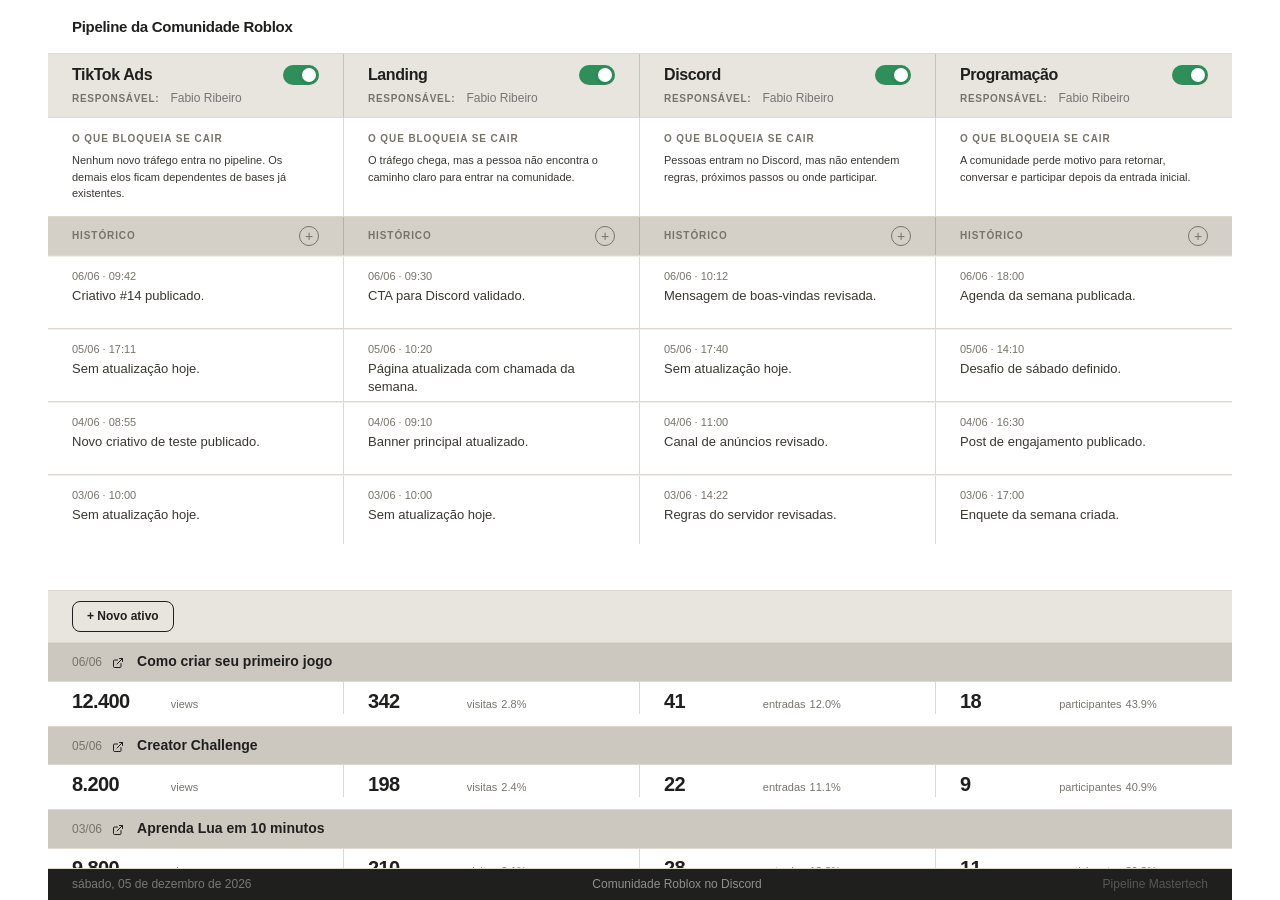
<file: pipeline-roblox-v11 (1).html>
<!doctype html>
<html lang="pt-BR">
<head>
  <meta charset="utf-8"/>
  <meta name="viewport" content="width=device-width,initial-scale=1"/>
  <title>Pipeline da Comunidade Roblox</title>
  <style>
    :root{
      --bg:#ffffff;
      --ink:#1f1f1d;
      --muted:#77736a;
      --line:#ded8cd;
      --soft:#e8e5de;
      --green:#2f8f5b;
      --yellow:#c89b28;
      --red:#c84c3d;
      --p:24px;
    }
    *{box-sizing:border-box;margin:0;padding:0}
    html,body{height:100%}
    body{
      background:var(--bg);
      color:var(--ink);
      font-family:-apple-system,BlinkMacSystemFont,"Segoe UI",sans-serif;
      font-size:13px;
      line-height:1.4;
      display:flex;
      flex-direction:column;
      overflow:hidden;
      padding:0 48px;
    }

    /* HEADER */
    .page-header{
      flex:0 0 auto;
      padding:16px var(--p);
      border-bottom:1px solid var(--line);
      display:flex;align-items:center;justify-content:space-between;
    }
    h1{font-size:15px;font-weight:700;letter-spacing:-.02em}

    /* GRID 4 COLUNAS */
    .band{
      display:grid;
      grid-template-columns:repeat(4,1fr);
      border-bottom:1px solid var(--line);
    }
    .band > .col{
      padding:12px var(--p);
      border-right:1px solid rgba(0,0,0,.15);
    }
    .band > .col:last-child{border-right:none}

    /* TÍTULOS — sticky no topo do pipeline-scroll */
    .band-titles{background:var(--soft);border-bottom:1px solid var(--line);}
    .band-titles > .col{padding-top:10px;padding-bottom:10px}
    .col-top{display:flex;align-items:center;justify-content:space-between;gap:8px;margin-bottom:4px}
    h2{font-size:16px;font-weight:740;letter-spacing:-.025em}
    .col-meta{font-size:11px;color:var(--muted);display:flex;align-items:center;gap:4px}

    /* TOGGLE */
    .toggle{position:relative;width:36px;height:20px;flex:0 0 auto}
    .toggle input{opacity:0;width:0;height:0}
    .toggle-track{position:absolute;inset:0;cursor:pointer;background:#cfc5b4;border-radius:999px;transition:.2s}
    .toggle-track:before{content:"";position:absolute;height:14px;width:14px;left:3px;top:3px;background:white;border-radius:50%;transition:.2s;box-shadow:0 1px 4px rgba(0,0,0,.18)}
    .toggle input:checked + .toggle-track{background:var(--green)}
    .toggle input:checked + .toggle-track:before{transform:translateX(16px)}

    /* COLUNA INTERROMPIDA */
    .band > .col.col-off{background:rgba(200,76,61,.06)}
    .band.alt > .col.col-off{background:rgba(200,76,61,.10)}
    .band > .col.col-off .log-time,.band > .col.col-off .col-meta,.band > .col.col-off .row-label{color:rgba(200,76,61,.7)}

    /* BLOCKER */
    .band-blocker{background:#fff}
    .band-blocker > .col{padding-top:14px;padding-bottom:14px}
    .row-label{font-size:10px;text-transform:uppercase;letter-spacing:.09em;color:var(--muted);font-weight:700;margin-bottom:6px}
    .block-text{font-size:11px;color:#3a3630;line-height:1.5}


    /* HISTÓRICO LABEL */
    .band-hist-label{background:#d4d0c8;border-bottom:1px solid var(--line);}
    .band-hist-label > .col{padding-top:9px;padding-bottom:9px}
    .hist-head{display:flex;align-items:center;justify-content:space-between}
    .btn-plus{width:20px;height:20px;border-radius:50%;border:1px solid var(--muted);background:transparent;color:var(--muted);font-size:14px;line-height:1;cursor:pointer;display:flex;align-items:center;justify-content:center;padding:0;font-family:inherit}

    /* HISTÓRICO SCROLL */
    #history-scroll{height:calc(4 * 72px);overflow-y:auto;overflow-x:hidden}
    #history-scroll::-webkit-scrollbar{width:3px}
    #history-scroll::-webkit-scrollbar-thumb{background:var(--line);border-radius:3px}
    .band-history > .col{padding-top:12px;padding-bottom:12px;border-top:1px solid rgba(222,216,205,.4);height:72px;overflow:hidden}
    .log-time{font-size:11px;color:var(--muted);margin-bottom:3px}
    .log-text{font-size:13px;color:#3a3630;line-height:1.35}
    .log a{color:var(--ink);text-underline-offset:2px}

    /* BARRA NOVO ATIVO */
    .bar-new-asset{
      flex:0 0 auto;
      background:var(--soft);
      border-top:1px solid var(--line);
      border-bottom:1px solid var(--line);
      padding:10px var(--p);
    }
    .bar-new-asset button{
      border:1px solid var(--ink);background:transparent;
      border-radius:8px;padding:6px 14px;
      font:inherit;font-size:12px;font-weight:600;color:var(--ink);cursor:pointer;
    }
    .bar-new-asset button:hover{background:var(--soft)}

    /* ATIVOS */
    .a-entry{border-bottom:1px solid var(--line)}
    .a-name{
      padding:9px var(--p);
      display:flex;gap:10px;align-items:baseline;
      background:#ccc8c0;
      border-bottom:1px solid var(--line);
    }
    .asset-title{font-weight:700;font-size:14px}
    .asset-note{font-size:12px;color:var(--muted)}
    .asset-link{font-size:12px;color:var(--ink);text-underline-offset:3px}
    .a-metrics{display:grid;grid-template-columns:repeat(4,1fr);padding-bottom:12px;background:#fff}
    .a-cell{padding:8px var(--p) 0;border-right:1px solid var(--line);position:relative;display:block}
    .a-cell:last-child{border-right:none}
    .a-cell:not(:last-child):after{content:"";}
    .a-cell-left{display:grid;grid-template-columns:40% 60%;align-items:baseline;width:100%}
    .metric-input{font-size:20px;font-weight:760;letter-spacing:-.03em;border:none;background:transparent;color:var(--ink);width:100%;outline:none;font-family:inherit;padding:0;cursor:text;border-bottom:1px solid transparent}
    .metric-input:focus{border-bottom-color:var(--line)}
    .metric-info{display:flex;flex-direction:row;align-items:baseline;gap:4px}
    .metric-label{color:var(--muted);font-size:11px}
    .metric-pct{font-size:11px;color:var(--muted);font-weight:500}

    /* FOOTER */
    .page-footer{
      flex:0 0 auto;
      border-top:1px solid var(--line);
      padding:7px var(--p);
      display:flex;align-items:center;justify-content:space-between;
      background:var(--ink);
    }
    .footer-date{font-size:12px;color:rgba(255,255,255,.4);font-variant-numeric:tabular-nums}
    .footer-link{font-size:12px;color:rgba(255,255,255,.5);text-decoration:none}
    .footer-link:hover{color:#fff}
    .footer-name{font-size:12px;color:rgba(255,255,255,.25)}

    /* MODAIS */
    .modal-backdrop{display:none;position:fixed;inset:0;background:rgba(20,18,14,.5);z-index:100;align-items:center;justify-content:center}
    .modal-backdrop.open{display:flex}
    .modal{background:#fffdf8;border:1px solid var(--line);border-radius:16px;width:100%;max-width:440px;overflow:hidden;display:flex;flex-direction:column}
    .modal-header{padding:20px 24px 16px;border-bottom:1px solid var(--line)}
    .modal-label{font-size:10px;text-transform:uppercase;letter-spacing:.09em;color:var(--muted);font-weight:700;margin-bottom:4px}
    .modal-header h3{font-size:17px;font-weight:740;letter-spacing:-.03em}
    .modal-body{padding:18px 24px;display:flex;flex-direction:column;gap:14px}
    .modal-field{display:flex;flex-direction:column;gap:5px}
    .modal-field-label{font-size:10px;text-transform:uppercase;letter-spacing:.08em;color:var(--muted);font-weight:700}
    .modal-body input[type="text"],.modal-body input[type="url"],.modal-body input[type="date"],.modal-body textarea{width:100%;border:none;border-bottom:1px solid var(--line);background:transparent;padding:8px 0;font:inherit;font-size:13px;color:var(--ink);outline:none;border-radius:0;box-sizing:border-box}
    .modal-body textarea{min-height:80px;resize:none;line-height:1.5}
    .modal-body input:focus,.modal-body textarea:focus{border-bottom-color:var(--ink)}
    .modal-skip{display:flex;align-items:center;gap:9px;padding:10px 12px;border-radius:8px;border:1px solid var(--line);background:var(--soft);font-size:13px;color:var(--muted);cursor:pointer}
    .modal-footer{padding:14px 24px;border-top:1px solid var(--line);display:flex;gap:8px;justify-content:flex-end;background:var(--soft)}
    .btn-cancel{border:1px solid var(--line);background:transparent;color:var(--muted);border-radius:8px;padding:8px 16px;font:inherit;font-size:13px;font-weight:600;cursor:pointer}
    .btn-cancel:hover{background:var(--line)}
    .btn-save{border:1px solid var(--ink);background:var(--ink);color:#fff;border-radius:8px;padding:8px 20px;font:inherit;font-size:13px;font-weight:650;cursor:pointer}
    .btn-save:hover{opacity:.88}
  </style>
</head>
<body>

  <!-- HEADER -->
  <div class="page-header">
    <h1>Pipeline da Comunidade Roblox</h1>
  </div>

  <!-- PIPELINE SCROLL — títulos, blocker, histórico -->
  <div id="pipeline-scroll" style="flex:1 1 0;overflow-y:auto;overflow-x:hidden;min-height:0">

    <!-- títulos -->
    <div class="band band-titles" style="position:sticky;top:0;z-index:10">
      <div class="col" data-status="operacional" data-idx="0">
        <div class="col-top"><h2>TikTok Ads</h2><label class="toggle"><input type="checkbox" checked><span class="toggle-track"></span></label></div>
        <div class="col-meta"><span style="font-size:10px;text-transform:uppercase;letter-spacing:.07em;color:var(--muted);font-weight:700">Responsável:</span>&nbsp;<input type="text" placeholder="Fabio Ribeiro" style="border:none;background:transparent;font:inherit;font-size:12px;color:var(--ink);outline:none;padding:0;width:130px"></div>
      </div>
      <div class="col" data-status="operacional" data-idx="1">
        <div class="col-top"><h2>Landing</h2><label class="toggle"><input type="checkbox" checked><span class="toggle-track"></span></label></div>
        <div class="col-meta"><span style="font-size:10px;text-transform:uppercase;letter-spacing:.07em;color:var(--muted);font-weight:700">Responsável:</span>&nbsp;<input type="text" placeholder="Fabio Ribeiro" style="border:none;background:transparent;font:inherit;font-size:12px;color:var(--ink);outline:none;padding:0;width:130px"></div>
      </div>
      <div class="col" data-status="operacional" data-idx="2">
        <div class="col-top"><h2>Discord</h2><label class="toggle"><input type="checkbox" checked><span class="toggle-track"></span></label></div>
        <div class="col-meta"><span style="font-size:10px;text-transform:uppercase;letter-spacing:.07em;color:var(--muted);font-weight:700">Responsável:</span>&nbsp;<input type="text" placeholder="Fabio Ribeiro" style="border:none;background:transparent;font:inherit;font-size:12px;color:var(--ink);outline:none;padding:0;width:130px"></div>
      </div>
      <div class="col" data-status="operacional" data-idx="3">
        <div class="col-top"><h2>Programação</h2><label class="toggle"><input type="checkbox" checked><span class="toggle-track"></span></label></div>
        <div class="col-meta"><span style="font-size:10px;text-transform:uppercase;letter-spacing:.07em;color:var(--muted);font-weight:700">Responsável:</span>&nbsp;<input type="text" placeholder="Fabio Ribeiro" style="border:none;background:transparent;font:inherit;font-size:12px;color:var(--ink);outline:none;padding:0;width:130px"></div>
      </div>
    </div>

    <!-- blocker -->
    <div class="band band-blocker">
      <div class="col"><div class="row-label">O que bloqueia se cair</div><p class="block-text">Nenhum novo tráfego entra no pipeline. Os demais elos ficam dependentes de bases já existentes.</p></div>
      <div class="col"><div class="row-label">O que bloqueia se cair</div><p class="block-text">O tráfego chega, mas a pessoa não encontra o caminho claro para entrar na comunidade.</p></div>
      <div class="col"><div class="row-label">O que bloqueia se cair</div><p class="block-text">Pessoas entram no Discord, mas não entendem regras, próximos passos ou onde participar.</p></div>
      <div class="col"><div class="row-label">O que bloqueia se cair</div><p class="block-text">A comunidade perde motivo para retornar, conversar e participar depois da entrada inicial.</p></div>
    </div>

    <!-- label histórico — sticky abaixo dos títulos -->
    <div class="band band-hist-label" id="history-label-band" style="position:sticky;top:0;z-index:9">
      <div class="col"><div class="hist-head"><span class="row-label" style="margin-bottom:0">Histórico</span><button class="btn-plus new-update" data-col="0">+</button></div></div>
      <div class="col"><div class="hist-head"><span class="row-label" style="margin-bottom:0">Histórico</span><button class="btn-plus new-update" data-col="1">+</button></div></div>
      <div class="col"><div class="hist-head"><span class="row-label" style="margin-bottom:0">Histórico</span><button class="btn-plus new-update" data-col="2">+</button></div></div>
      <div class="col"><div class="hist-head"><span class="row-label" style="margin-bottom:0">Histórico</span><button class="btn-plus new-update" data-col="3">+</button></div></div>
    </div>

    <!-- histórico -->
    <div id="history-scroll">
      <div class="band band-history" data-ts="06/06">
        <div class="col"><div class="log-time">06/06 · 09:42</div><p class="log-text">Criativo #14 publicado. <a href="#"></a></p></div>
        <div class="col"><div class="log-time">06/06 · 09:30</div><p class="log-text">CTA para Discord validado. <a href="#"></a></p></div>
        <div class="col"><div class="log-time">06/06 · 10:12</div><p class="log-text">Mensagem de boas-vindas revisada. <a href="#"></a></p></div>
        <div class="col"><div class="log-time">06/06 · 18:00</div><p class="log-text">Agenda da semana publicada. <a href="#"></a></p></div>
      </div>
      <div class="band band-history" data-ts="05/06">
        <div class="col"><div class="log-time">05/06 · 17:11</div><p class="log-text">Sem atualização hoje.</p></div>
        <div class="col"><div class="log-time">05/06 · 10:20</div><p class="log-text">Página atualizada com chamada da semana.</p></div>
        <div class="col"><div class="log-time">05/06 · 17:40</div><p class="log-text">Sem atualização hoje.</p></div>
        <div class="col"><div class="log-time">05/06 · 14:10</div><p class="log-text">Desafio de sábado definido.</p></div>
      </div>
      <div class="band band-history" data-ts="04/06">
        <div class="col"><div class="log-time">04/06 · 08:55</div><p class="log-text">Novo criativo de teste publicado.</p></div>
        <div class="col"><div class="log-time">04/06 · 09:10</div><p class="log-text">Banner principal atualizado.</p></div>
        <div class="col"><div class="log-time">04/06 · 11:00</div><p class="log-text">Canal de anúncios revisado.</p></div>
        <div class="col"><div class="log-time">04/06 · 16:30</div><p class="log-text">Post de engajamento publicado.</p></div>
      </div>
      <div class="band band-history" data-ts="03/06">
        <div class="col"><div class="log-time">03/06 · 10:00</div><p class="log-text">Sem atualização hoje.</p></div>
        <div class="col"><div class="log-time">03/06 · 10:00</div><p class="log-text">Sem atualização hoje.</p></div>
        <div class="col"><div class="log-time">03/06 · 14:22</div><p class="log-text">Regras do servidor revisadas.</p></div>
        <div class="col"><div class="log-time">03/06 · 17:00</div><p class="log-text">Enquete da semana criada.</p></div>
      </div>
      <div class="band band-history" data-ts="02/06">
        <div class="col"><div class="log-time">02/06 · 09:15</div><p class="log-text">Criativo #13 publicado. <a href="#"></a></p></div>
        <div class="col"><div class="log-time">02/06 · 09:40</div><p class="log-text">CTA testado em mobile.</p></div>
        <div class="col"><div class="log-time">02/06 · 11:30</div><p class="log-text">Mensagem de boas-vindas v2 ativa.</p></div>
        <div class="col"><div class="log-time">02/06 · 15:00</div><p class="log-text">Desafio semanal lançado. <a href="#"></a></p></div>
      </div>
      <div class="band band-history" data-ts="01/06">
        <div class="col"><div class="log-time">01/06 · 08:30</div><p class="log-text">Sem atualização hoje.</p></div>
        <div class="col"><div class="log-time">01/06 · 10:05</div><p class="log-text">Copy da landing revisada.</p></div>
        <div class="col"><div class="log-time">01/06 · 13:00</div><p class="log-text">Sem atualização hoje.</p></div>
        <div class="col"><div class="log-time">01/06 · 18:00</div><p class="log-text">Programação de junho publicada. <a href="#"></a></p></div>
      </div>
      <div class="band band-history" data-ts="31/05">
        <div class="col"><div class="log-time">31/05 · 09:00</div><p class="log-text">Criativo #12 publicado.</p></div>
        <div class="col"><div class="log-time">31/05 · 09:30</div><p class="log-text">Sem atualização hoje.</p></div>
        <div class="col"><div class="log-time">31/05 · 10:45</div><p class="log-text">Fluxo de entrada testado.</p></div>
        <div class="col"><div class="log-time">31/05 · 16:00</div><p class="log-text">Ativação de fim de mês publicada.</p></div>
      </div>
      <div class="band band-history" data-ts="30/05">
        <div class="col"><div class="log-time">30/05 · 11:00</div><p class="log-text">Sem atualização hoje.</p></div>
        <div class="col"><div class="log-time">30/05 · 11:20</div><p class="log-text">Sem atualização hoje.</p></div>
        <div class="col"><div class="log-time">30/05 · 14:00</div><p class="log-text">Canal de suporte ativado.</p></div>
        <div class="col"><div class="log-time">30/05 · 17:30</div><p class="log-text">Sem atualização hoje.</p></div>
      </div>
      <div class="band band-history" data-ts="29/05">
        <div class="col"><div class="log-time">29/05 · 08:45</div><p class="log-text">Criativo #11 publicado. <a href="#"></a></p></div>
        <div class="col"><div class="log-time">29/05 · 09:00</div><p class="log-text">Página de entrada revisada.</p></div>
        <div class="col"><div class="log-time">29/05 · 10:30</div><p class="log-text">Novo canal de dúvidas criado.</p></div>
        <div class="col"><div class="log-time">29/05 · 15:00</div><p class="log-text">Desafio da semana anunciado.</p></div>
      </div>
      <div class="band band-history" data-ts="28/05">
        <div class="col"><div class="log-time">28/05 · 10:00</div><p class="log-text">Sem atualização hoje.</p></div>
        <div class="col"><div class="log-time">28/05 · 10:00</div><p class="log-text">Sem atualização hoje.</p></div>
        <div class="col"><div class="log-time">28/05 · 13:15</div><p class="log-text">Sem atualização hoje.</p></div>
        <div class="col"><div class="log-time">28/05 · 18:00</div><p class="log-text">Revisão de conteúdo da semana.</p></div>
      </div>
    </div><!-- /history-scroll -->

  </div><!-- /pipeline-scroll -->

  <!-- BARRA NOVO ATIVO — fixa no layout -->
  <div class="bar-new-asset">
    <button id="openModal">+ Novo ativo</button>
  </div>

  <!-- ATIVOS SCROLL -->
  <div id="assets-scroll" style="flex:0 0 25vh;overflow-y:auto;overflow-x:hidden;background:var(--soft)">
    <div id="assetBody">
      <div class="a-entry">
        <div class="a-name"><span class="asset-note">06/06</span><a class="asset-link" href="#"><svg xmlns="http://www.w3.org/2000/svg" width="12" height="12" viewBox="0 0 24 24" fill="none" stroke="currentColor" stroke-width="2" stroke-linecap="round" stroke-linejoin="round" style="display:inline;vertical-align:middle;margin-right:3px"><path d="M18 13v6a2 2 0 0 1-2 2H5a2 2 0 0 1-2-2V8a2 2 0 0 1 2-2h6"/><polyline points="15 3 21 3 21 9"/><line x1="10" y1="14" x2="21" y2="3"/></svg></a><span class="asset-title">Como criar seu primeiro jogo</span></div>
        <div class="a-metrics">
          <div class="a-cell"><div class="a-cell-left"><input class="metric-input" value="12.400"/><div class="metric-info"><span class="metric-label">views</span></div></div></div>
          <div class="a-cell"><div class="a-cell-left"><input class="metric-input" value="342"/><div class="metric-info"><span class="metric-label">visitas</span></div></div></div>
          <div class="a-cell"><div class="a-cell-left"><input class="metric-input" value="41"/><div class="metric-info"><span class="metric-label">entradas</span></div></div></div>
          <div class="a-cell"><div class="a-cell-left"><input class="metric-input" value="18"/><div class="metric-info"><span class="metric-label">participantes</span></div></div></div>
        </div>
      </div>
      <div class="a-entry">
        <div class="a-name"><span class="asset-note">05/06</span><a class="asset-link" href="#"><svg xmlns="http://www.w3.org/2000/svg" width="12" height="12" viewBox="0 0 24 24" fill="none" stroke="currentColor" stroke-width="2" stroke-linecap="round" stroke-linejoin="round" style="display:inline;vertical-align:middle;margin-right:3px"><path d="M18 13v6a2 2 0 0 1-2 2H5a2 2 0 0 1-2-2V8a2 2 0 0 1 2-2h6"/><polyline points="15 3 21 3 21 9"/><line x1="10" y1="14" x2="21" y2="3"/></svg></a><span class="asset-title">Creator Challenge</span></div>
        <div class="a-metrics">
          <div class="a-cell"><div class="a-cell-left"><input class="metric-input" value="8.200"/><div class="metric-info"><span class="metric-label">views</span></div></div></div>
          <div class="a-cell"><div class="a-cell-left"><input class="metric-input" value="198"/><div class="metric-info"><span class="metric-label">visitas</span></div></div></div>
          <div class="a-cell"><div class="a-cell-left"><input class="metric-input" value="22"/><div class="metric-info"><span class="metric-label">entradas</span></div></div></div>
          <div class="a-cell"><div class="a-cell-left"><input class="metric-input" value="9"/><div class="metric-info"><span class="metric-label">participantes</span></div></div></div>
        </div>
      </div>
      <div class="a-entry">
        <div class="a-name"><span class="asset-note">03/06</span><a class="asset-link" href="#"><svg xmlns="http://www.w3.org/2000/svg" width="12" height="12" viewBox="0 0 24 24" fill="none" stroke="currentColor" stroke-width="2" stroke-linecap="round" stroke-linejoin="round" style="display:inline;vertical-align:middle;margin-right:3px"><path d="M18 13v6a2 2 0 0 1-2 2H5a2 2 0 0 1-2-2V8a2 2 0 0 1 2-2h6"/><polyline points="15 3 21 3 21 9"/><line x1="10" y1="14" x2="21" y2="3"/></svg></a><span class="asset-title">Aprenda Lua em 10 minutos</span></div>
        <div class="a-metrics">
          <div class="a-cell"><div class="a-cell-left"><input class="metric-input" value="9.800"/><div class="metric-info"><span class="metric-label">views</span></div></div></div>
          <div class="a-cell"><div class="a-cell-left"><input class="metric-input" value="210"/><div class="metric-info"><span class="metric-label">visitas</span></div></div></div>
          <div class="a-cell"><div class="a-cell-left"><input class="metric-input" value="28"/><div class="metric-info"><span class="metric-label">entradas</span></div></div></div>
          <div class="a-cell"><div class="a-cell-left"><input class="metric-input" value="11"/><div class="metric-info"><span class="metric-label">participantes</span></div></div></div>
        </div>
      </div>
      <div class="a-entry">
        <div class="a-name"><span class="asset-note">01/06</span><a class="asset-link" href="#"><svg xmlns="http://www.w3.org/2000/svg" width="12" height="12" viewBox="0 0 24 24" fill="none" stroke="currentColor" stroke-width="2" stroke-linecap="round" stroke-linejoin="round" style="display:inline;vertical-align:middle;margin-right:3px"><path d="M18 13v6a2 2 0 0 1-2 2H5a2 2 0 0 1-2-2V8a2 2 0 0 1 2-2h6"/><polyline points="15 3 21 3 21 9"/><line x1="10" y1="14" x2="21" y2="3"/></svg></a><span class="asset-title">Tour pelo mapa da semana</span></div>
        <div class="a-metrics">
          <div class="a-cell"><div class="a-cell-left"><input class="metric-input" value="6.400"/><div class="metric-info"><span class="metric-label">views</span></div></div></div>
          <div class="a-cell"><div class="a-cell-left"><input class="metric-input" value="144"/><div class="metric-info"><span class="metric-label">visitas</span></div></div></div>
          <div class="a-cell"><div class="a-cell-left"><input class="metric-input" value="17"/><div class="metric-info"><span class="metric-label">entradas</span></div></div></div>
          <div class="a-cell"><div class="a-cell-left"><input class="metric-input" value="6"/><div class="metric-info"><span class="metric-label">participantes</span></div></div></div>
        </div>
      </div>
      <div class="a-entry">
        <div class="a-name"><span class="asset-note">29/05</span><a class="asset-link" href="#"><svg xmlns="http://www.w3.org/2000/svg" width="12" height="12" viewBox="0 0 24 24" fill="none" stroke="currentColor" stroke-width="2" stroke-linecap="round" stroke-linejoin="round" style="display:inline;vertical-align:middle;margin-right:3px"><path d="M18 13v6a2 2 0 0 1-2 2H5a2 2 0 0 1-2-2V8a2 2 0 0 1 2-2h6"/><polyline points="15 3 21 3 21 9"/><line x1="10" y1="14" x2="21" y2="3"/></svg></a><span class="asset-title">Desafio Creator #3</span></div>
        <div class="a-metrics">
          <div class="a-cell"><div class="a-cell-left"><input class="metric-input" value="14.200"/><div class="metric-info"><span class="metric-label">views</span></div></div></div>
          <div class="a-cell"><div class="a-cell-left"><input class="metric-input" value="390"/><div class="metric-info"><span class="metric-label">visitas</span></div></div></div>
          <div class="a-cell"><div class="a-cell-left"><input class="metric-input" value="52"/><div class="metric-info"><span class="metric-label">entradas</span></div></div></div>
          <div class="a-cell"><div class="a-cell-left"><input class="metric-input" value="24"/><div class="metric-info"><span class="metric-label">participantes</span></div></div></div>
        </div>
      </div>
    </div><!-- /assetBody -->
  </div><!-- /assets-scroll -->

  <!-- FOOTER -->
  <footer class="page-footer">
    <span class="footer-date" id="footerDate"></span>
    <a class="footer-link" href="https://discord.gg/" target="_blank">Comunidade Roblox no Discord</a>
    <span class="footer-name">Pipeline Mastertech</span>
  </footer>

  <!-- MODAL ATUALIZAÇÃO -->
  <div class="modal-backdrop" id="updateBackdrop">
    <div class="modal">
      <div class="modal-header">
        <div class="modal-label">Nova atualização</div>
        <h3 id="updateModalTitle"></h3>
      </div>
      <div class="modal-body">
        <label class="modal-skip"><input type="checkbox" id="skipCheck"> Sem atualização hoje</label>
        <div id="updateFields">
          <textarea id="updateText" placeholder="O que aconteceu nesta frente?"></textarea>
          <input type="text" id="updateLink" placeholder="Link da evidência (opcional)"/>
        </div>
      </div>
      <div class="modal-footer">
        <button class="btn-cancel" id="closeUpdate">Cancelar</button>
        <button class="btn-save" id="saveUpdate">Salvar</button>
      </div>
    </div>
  </div>

  <!-- MODAL NOVO ATIVO -->
  <div class="modal-backdrop" id="modalBackdrop">
    <div class="modal">
      <div class="modal-header">
        <div class="modal-label">Ativos em circulação</div>
        <h3>Novo ativo</h3>
      </div>
      <div class="modal-body">
        <div class="modal-field">
          <div class="modal-field-label">Nome do criativo</div>
          <input type="text" id="assetTitle" placeholder="Ex: Como criar seu primeiro jogo"/>
        </div>
        <div class="modal-field">
          <div class="modal-field-label">Link do vídeo</div>
          <input type="url" id="assetLink" placeholder="https://"/>
        </div>
        <div class="modal-field">
          <div class="modal-field-label">Data de publicação</div>
          <input type="date" id="assetNote"/>
        </div>
      </div>
      <div class="modal-footer">
        <button class="btn-cancel" id="closeModal">Cancelar</button>
        <button class="btn-save" id="addAsset">Adicionar</button>
      </div>
    </div>
  </div>

  <script>
    const fmt = new Intl.DateTimeFormat('pt-BR',{day:'2-digit',month:'2-digit',hour:'2-digit',minute:'2-digit'});
    const fmtFull = new Intl.DateTimeFormat('pt-BR',{weekday:'long',day:'2-digit',month:'long',year:'numeric'});
    document.getElementById('footerDate').textContent = fmtFull.format(new Date());

    // sticky offsets
    function updateStickyOffsets(){
      const titlesH = document.querySelector('.band-titles').offsetHeight;
      document.getElementById('history-label-band').style.top = titlesH + 'px';
    }
    updateStickyOffsets();
    window.addEventListener('resize', updateStickyOffsets);

    const colNames = ['TikTok Ads','Landing','Discord','Programação'];

    // toggles
    document.querySelectorAll('.band-titles .col').forEach(col => {
      const toggle = col.querySelector('.toggle input');
      if (!toggle) return;
      const idx = parseInt(col.dataset.idx);
      function syncToggle(){
        const on = toggle.checked;
        col.dataset.status = on ? 'operacional' : 'interrompido';
        document.querySelectorAll('.band').forEach(band => {
          const cols = band.querySelectorAll(':scope > .col');
          if (cols[idx]) cols[idx].classList.toggle('col-off', !on);
        });
        document.querySelectorAll('#history-scroll .band').forEach(band => {
          const cols = band.querySelectorAll(':scope > .col');
          if (cols[idx]) cols[idx].classList.toggle('col-off', !on);
        });
      }
      toggle.addEventListener('change', syncToggle);
      syncToggle();
    });

    // modal atualização
    let activeCol = 0;
    document.querySelectorAll('.new-update').forEach(btn => {
      btn.addEventListener('click', () => {
        activeCol = parseInt(btn.dataset.col);
        document.getElementById('updateModalTitle').textContent = colNames[activeCol];
        document.getElementById('skipCheck').checked = false;
        const uf = document.getElementById('updateFields');
        uf.style.opacity = '1'; uf.style.pointerEvents = 'auto';
        document.getElementById('updateText').value = '';
        document.getElementById('updateLink').value = '';
        document.getElementById('updateBackdrop').classList.add('open');
        document.getElementById('updateText').focus();
      });
    });

    document.getElementById('skipCheck').addEventListener('change', e => {
      const uf = document.getElementById('updateFields');
      uf.style.opacity = e.target.checked ? '.35' : '1';
      uf.style.pointerEvents = e.target.checked ? 'none' : 'auto';
    });
    document.getElementById('closeUpdate').addEventListener('click', () => document.getElementById('updateBackdrop').classList.remove('open'));
    document.getElementById('updateBackdrop').addEventListener('click', e => { if(e.target===e.currentTarget) e.currentTarget.classList.remove('open') });
    document.getElementById('saveUpdate').addEventListener('click', () => {
      const skip = document.getElementById('skipCheck').checked;
      const text = skip ? 'Sem atualização hoje.' : document.getElementById('updateText').value.trim();
      const link = skip ? '' : document.getElementById('updateLink').value.trim();
      if (!skip && !text) { document.getElementById('updateText').focus(); return; }
      addLog(activeCol, text, link);
      document.getElementById('updateBackdrop').classList.remove('open');
    });

    function addLog(idx, text, link){
      const now = fmt.format(new Date()).replace(',', ' ·');
      let band = document.querySelector(`#history-scroll .band-history[data-ts="${now}"]`);
      if (!band) {
        band = document.createElement('div');
        band.className = 'band band-history';
        band.dataset.ts = now;
        for (let i = 0; i < 4; i++) {
          const col = document.createElement('div');
          col.className = 'col';
          col.innerHTML = `<div class="log-time" style="visibility:hidden">${now}</div><p class="log-text" style="color:var(--muted)">—</p>`;
          band.appendChild(col);
        }
        document.getElementById('history-scroll').insertAdjacentElement('afterbegin', band);
      }
      const col = band.children[idx];
      col.innerHTML = `<div class="log-time">${now}</div><p class="log-text">${esc(text)}${link ? ` <a href="${escA(link)}" target="_blank"></a>` : ''}</p>`;
    }

    // modal novo ativo
    document.getElementById('openModal').addEventListener('click', () => {
      document.getElementById('modalBackdrop').classList.add('open');
      document.getElementById('assetTitle').focus();
    });
    document.getElementById('closeModal').addEventListener('click', () => document.getElementById('modalBackdrop').classList.remove('open'));
    document.getElementById('modalBackdrop').addEventListener('click', e => { if(e.target===e.currentTarget) e.currentTarget.classList.remove('open') });
    document.getElementById('addAsset').addEventListener('click', () => {
      const title = v('assetTitle'); if (!title) return;
      const link = v('assetLink');
      const rawDate = document.getElementById('assetNote').value;
      const note = rawDate ? new Intl.DateTimeFormat('pt-BR',{day:'2-digit',month:'2-digit'}).format(new Date(rawDate+'T12:00:00')) : '';
      const entry = document.createElement('div'); entry.className = 'a-entry';
      entry.innerHTML = `<div class="a-name"><span class="asset-note">${esc(note)}</span>${link?`<a class="asset-link" href="${escA(link)}" target="_blank"><svg xmlns="http://www.w3.org/2000/svg" width="12" height="12" viewBox="0 0 24 24" fill="none" stroke="currentColor" stroke-width="2" stroke-linecap="round" stroke-linejoin="round" style="display:inline;vertical-align:middle;margin-right:3px"><path d="M18 13v6a2 2 0 0 1-2 2H5a2 2 0 0 1-2-2V8a2 2 0 0 1 2-2h6"/><polyline points="15 3 21 3 21 9"/><line x1="10" y1="14" x2="21" y2="3"/></svg></a>`:''}<span class="asset-title">${esc(title)}</span></div>
        <div class="a-metrics">
          <div class="a-cell"><div class="a-cell-left"><input class="metric-input" value="0"/><div class="metric-info"><span class="metric-label">views</span></div></div></div>
          <div class="a-cell"><div class="a-cell-left"><input class="metric-input" value="0"/><div class="metric-info"><span class="metric-label">visitas</span></div></div></div>
          <div class="a-cell"><div class="a-cell-left"><input class="metric-input" value="0"/><div class="metric-info"><span class="metric-label">entradas</span></div></div></div>
          <div class="a-cell"><div class="a-cell-left"><input class="metric-input" value="0"/><div class="metric-info"><span class="metric-label">participantes</span></div></div></div>
        </div>`;
      document.getElementById('assetBody').prepend(entry);
      setupConversions(entry);
      document.getElementById('modalBackdrop').classList.remove('open');
      ['assetTitle','assetLink'].forEach(id => document.getElementById(id).value = '');
      document.getElementById('assetNote').value = '';
    });

    // conversões
    function setupConversions(entry){
      const cells = entry.querySelectorAll('.a-cell');
      cells.forEach((cell, i) => {
        if (i === 0) return;
        const info = cell.querySelector('.metric-info');
        const pct = document.createElement('span');
        pct.className = 'metric-pct'; pct.textContent = '—';
        if (info) info.appendChild(pct);
      });
      calcConversions(entry);
      entry.querySelectorAll('.metric-input').forEach(input => input.addEventListener('input', () => calcConversions(entry)));
    }

    function calcConversions(entry){
      const inputs = entry.querySelectorAll('.metric-input');
      const pcts = entry.querySelectorAll('.metric-pct');
      pcts.forEach((pct, i) => {
        const prev = parseFloat(inputs[i].value.replace(/\./g,'').replace(',','.')) || 0;
        const curr = parseFloat(inputs[i+1].value.replace(/\./g,'').replace(',','.')) || 0;
        pct.textContent = prev > 0 ? (curr/prev*100).toFixed(1)+'%' : '—';
      });
    }

    document.querySelectorAll('.a-entry').forEach(setupConversions);

    function v(id){ return document.getElementById(id).value.trim() }
    function esc(s){ return s.replace(/[&<>"]/g, m=>({'&':'&amp;','<':'&lt;','>':'&gt;','"':'&quot;'}[m])) }
    function escA(s){ return s.replace(/"/g,'&quot;') }
  </script>
</body>
</html>
</file>
